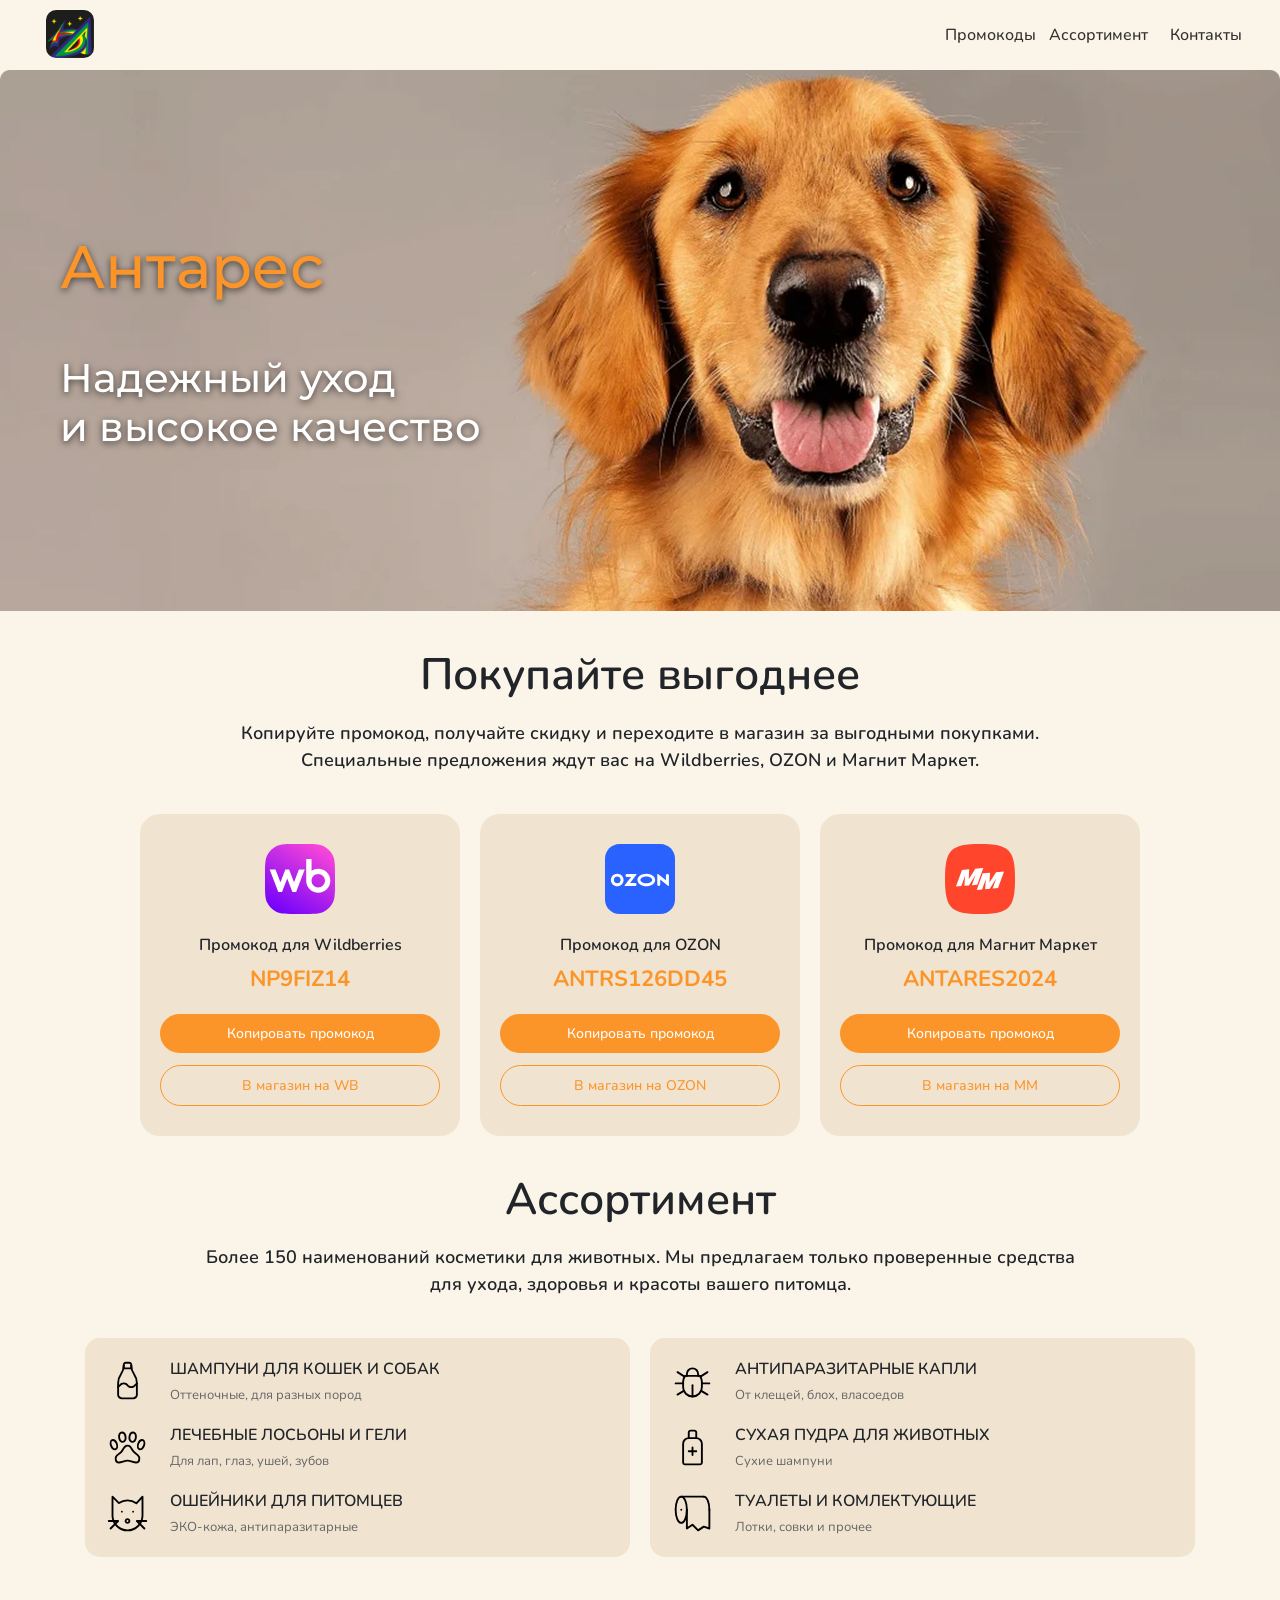
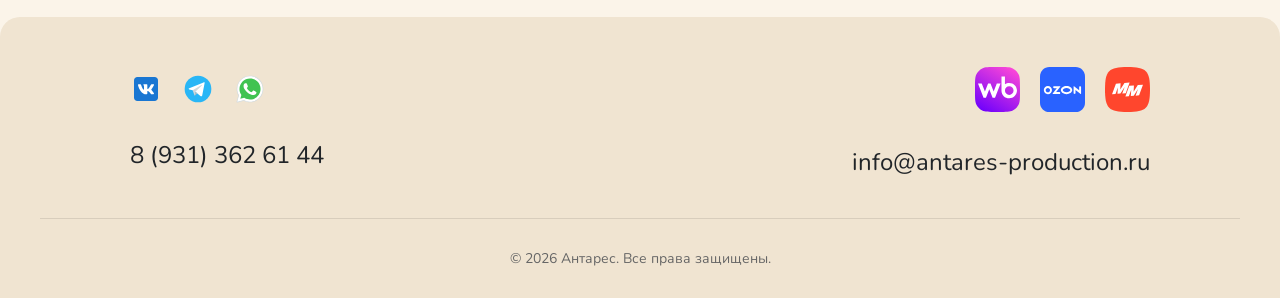
<file: index.html>
<!DOCTYPE html>
<html lang="en">

<head>
    <meta charset="UTF-8">
    <meta name="viewport" content="width=device-width, initial-scale=1.0">
    <title>Antares</title>
    <link rel="stylesheet" href="css/style.css">
</head>

<body>
    <header class="header">
        <div class="header-container">
            <div class="logo">
                <a href="https://antares-production.ru/">
                    <img src="images/logo.png" alt="Логотип">
                </a>
            </div>

            <input type="checkbox" id="burger-toggle" class="burger-toggle">
            <label for="burger-toggle" class="burger-icon">
                <span></span>
                <span></span>
                <span></span>
            </label>

            <nav class="nav">
                <a href="#promo" class="nav-link">Промокоды</a>
                <a href="#assortment" class="nav-link">Ассортимент</a>
                <a href="#contacts" class="nav-link">Контакты</a>
            </nav>
        </div>
    </header>

    <main class="main">
        <section id="hero-section" class="hero">
            <div class="hero-background">
                <img src="images/dog 1.png" alt="Фон">
            </div>
            <div class="hero-content">
                <h1 class="hero-title">Антарес</h1>
                <p class="hero-subtitle">Надежный уход<br>и высокое качество</p>
            </div>
        </section>

        <section id="promo" class="promotional-codes">
            <div class="promotional-codes-title-container">
                <h2 class="promotional-codes-title">Покупайте выгоднее</h2>
                <p class="promotional-codes-discription">
                    Копируйте промокод, получайте скидку и переходите в магазин за выгодными покупками. Специальные
                    предложения ждут вас на Wildberries, OZON и Магнит Маркет.
                </p>
            </div>
            <div class="promotional-codes-grid">
                <div class="promotional-codes-item">
                    <img src="images/wblogo.svg" alt="Wildberries" class="promo-logo">
                    <div class="promotional-codes-name">Промокод для Wildberries</div>
                    <div class="promotional-codes-text">NP9FIZ14</div>
                    <button class="copy-btn">Копировать промокод</button>
                    <a href="https://www.wildberries.ru/seller/4388616" class="shop-btn">В магазин на WB</a>
                </div>

                <div class="promotional-codes-item">
                    <img src="images/Group 2.svg" alt="OZON" class="promo-logo">
                    <div class="promotional-codes-name">Промокод для OZON</div>
                    <div class="promotional-codes-text">ANTRS126DD45</div>
                    <button class="copy-btn">Копировать промокод</button>
                    <a href="https://www.ozon.ru/seller/antares-2544734/products/?miniapp=seller_2544734&__rr=1"
                        class="shop-btn">В магазин на OZON</a>
                </div>

                <div class="promotional-codes-item">
                    <img src="images/mmlogo 1.svg" alt="Магнит Маркет" class="promo-logo">
                    <div class="promotional-codes-name">Промокод для Магнит Маркет</div>
                    <div class="promotional-codes-text">ANTARES2024</div>
                    <button class="copy-btn">Копировать промокод</button>
                    <a href="https://mm.ru/zooantares" class="shop-btn">В магазин на ММ</a>
                </div>
            </div>
        </section>

        <section id="assortment" class="assortment">
            <div class="assortment-container">
                <h2 class="assortment-title">Ассортимент</h2>
                <p class="assortment-discription">
                    Более 150 наименований косметики для животных. Мы предлагаем только проверенные средства для ухода,
                    здоровья и красоты вашего питомца.
                </p>
                <div class="assortment-content">
                    <div class="assortment-left">
                        <div class="assortment-items">
                            <img src="images/bottle.svg" alt="Shampoo" class="assortment-icon">
                            <div class="assortment-text">
                                <h3 class="assortment-grid-title">ШАМПУНИ ДЛЯ КОШЕК И СОБАК</h3>
                                <p class="assortment-grid-description">Оттеночные, для разных пород</p>
                            </div>
                        </div>
                        <div class="assortment-items">
                            <img src="images/paw.svg" alt="Paw" class="assortment-icon">
                            <div class="assortment-text">
                                <h3 class="assortment-grid-title">ЛЕЧЕБНЫЕ ЛОСЬОНЫ И ГЕЛИ</h3>
                                <p class="assortment-grid-description">Для лап, глаз, ушей, зубов</p>
                            </div>
                        </div>
                        <div class="assortment-items">
                            <img src="images/cat.svg" alt="Cat" class="assortment-icon">
                            <div class="assortment-text">
                                <h3 class="assortment-grid-title">ОШЕЙНИКИ ДЛЯ ПИТОМЦЕВ</h3>
                                <p class="assortment-grid-description">ЭКО-кожа, антипаразитарные</p>
                            </div>
                        </div>
                    </div>
                    <div class="assortment-right">
                        <div class="assortment-items">
                            <img src="images/bug.svg" alt="Bug" class="assortment-icon">
                            <div class="assortment-text">
                                <h3 class="assortment-grid-title">АНТИПАРАЗИТАРНЫЕ КАПЛИ</h3>
                                <p class="assortment-grid-description">От клещей, блох, власоедов</p>
                            </div>
                        </div>
                        <div class="assortment-items">
                            <img src="images/bottle_2.svg" alt="Bottle" class="assortment-icon">
                            <div class="assortment-text">
                                <h3 class="assortment-grid-title">СУХАЯ ПУДРА ДЛЯ ЖИВОТНЫХ</h3>
                                <p class="assortment-grid-description">Сухие шампуни</p>
                            </div>
                        </div>
                        <div class="assortment-items">
                            <img src="images/paper.svg" alt="Bottle" class="assortment-icon">
                            <div class="assortment-text">
                                <h3 class="assortment-grid-title"> ТУАЛЕТЫ И КОМЛЕКТУЮЩИЕ</h3>
                                <p class="assortment-grid-description">Лотки, совки и прочее</p>
                            </div>
                        </div>
                    </div>
                </div>
            </div>
        </section>
        <footer id="contacts" class="footer">
            <div class="footer-container">
                <div class="footer-grid">
                    <!-- Левая колонка: соцсети + контакты -->
                    <div class="footer-col">
                        <div class="footer-social">
                            <a href="https://vk.com/antares_production" class="footer-social-link">
                                <img src="images/icons8-vk-logo.svg" alt="VK">
                            </a>
                            <a href="https://t.me/antares_production" class="footer-social-link">
                                <img src="images/icons8-telegram-logo.svg" alt="Telegram">
                            </a>
                            <a href="https://api.whatsapp.com/message/YA4XLIEKCDFIB1?autoload=1&app_absent=0"
                                class="footer-social-link">
                                <img src="images/icons8-whatsapp.svg" alt="WhatsApp">
                            </a>
                        </div>
                        <div class="footer-contacts">
                            <a href="tel:+79313626144" class="footer-phone">8 (931) 362 61 44</a>
                        </div>
                    </div>

                    <!-- Правая колонка: маркетплейсы + сотрудничество -->
                    <div class="footer-col">
                        <div class="footer-marketplaces">
                            <a href="https://www.wildberries.ru/seller/4388616" target="_blank"
                                rel="noopener noreferrer">
                                <img src="images/wblogo.svg" alt="Wildberries" class="marketplace-icon">
                            </a>
                            <a href="https://www.ozon.ru/seller/antares-2544734/products/?miniapp=seller_2544734&__rr=1"
                                target="_blank" rel="noopener noreferrer">
                                <img src="images/Group 2.svg" alt="OZON" class="marketplace-icon">
                            </a>
                            <a href="https://mm.ru/zooantares" target="_blank" rel="noopener noreferrer">
                                <img src="images/mmlogo 1.svg" alt="Яндекс Маркет" class="marketplace-icon">
                            </a>
                        </div>
                        <div class="footer-cooperation">
                            <a href="mailto:info@antares-production.ru"
                                class="footer-email">info@antares-production.ru</a>
                        </div>
                    </div>
                </div>
                <div class="footer-copyright">
                    <p>© 2026 Антарес. Все права защищены.</p>
                </div>
            </div>
        </footer>
    </main>

    <script src="js/copy.js"></script>
</body>

</html>
</file>
<file: css/style.css>
@import url('https://fonts.googleapis.com/css2?family=Montserrat:ital,wght@0,100..900;1,100..900&family=Noto+Sans+Meroitic&family=Nunito:ital,wght@0,200..1000;1,200..1000&family=Work+Sans:ital,wght@0,100..900;1,100..900&display=swap');
@import url('https://fonts.googleapis.com/css2?family=Montserrat:ital,wght@0,100..900;1,100..900&family=Noto+Sans+Meroitic&family=Work+Sans:ital,wght@0,100..900;1,100..900&display=swap');

html {
    scroll-behavior: smooth;
}

* {
    margin: 0;
    padding: 0;
    box-sizing: border-box;
}

/* ===== СТИЛИ ДЛЯ ШАПКИ СТРАНИЦЫ ===== */
.header {
    position: sticky;
    top: 0;
    z-index: 100;
    background: #fbf4e9;
    padding: 0 301px;
    height: 79px;
    display: flex;
    align-items: center;
}

.header-container {
    width: 100%;
    display: flex;
    align-items: center;
}

.logo {
    width: 60px;
    height: 60px;
    display: flex;
    align-items: center;
    justify-content: center;
    line-height: 1;
    margin-right: auto;
}

.logo img {
    width: 60px;
    height: 60px;
    object-fit: contain;
    border-radius: 10px;
}

.nav {
    display: flex;
    gap: 105.75px;
    align-items: center;
}

.nav-link {
    font-family: 'Nunito', sans-serif;
    font-weight: 500;
    font-size: 18px;
    line-height: 1.3;
    letter-spacing: 0%;
    color: #000000CC;
    text-decoration: none;
    display: flex;
    align-items: center;
    justify-content: center;
    width: 68px;
    height: 23px;
}

.nav-link:hover {
    color: #FC9529;
}

.burger-toggle {
    display: none;
}

.burger-icon {
    display: none;
    flex-direction: column;
    justify-content: space-between;
    width: 30px;
    height: 25px;
    cursor: pointer;
    z-index: 101;
}

.burger-icon span {
    display: block;
    width: 100%;
    height: 3px;
    background-color: #000000CC;
    border-radius: 3px;
    transition: all 0.3s ease;
}

/* ===== ОСНОВНОЕ ТЕЛО СТРАНИЦЫ ===== */
.main {
    max-width: 1920px;
    margin: 0 auto;
    width: 100%;
    overflow-x: hidden;
    background-color: #fbf4e9;
}

/* ===== HERO-БЛОК ===== */
.hero {
    position: relative;
    width: 100%;
    aspect-ratio: 1920 / 811.97;
    display: flex;
    align-items: center;
    justify-content: center;
    overflow: hidden;
}

.hero-background {
    position: absolute;
    top: 0;
    left: 0;
    width: 100%;
    height: 100%;
    z-index: 1;
}

.hero-background img {
    width: 100%;
    height: 100%;
    display: block;
    object-fit: cover;
    object-position: center top;
}

.hero-content {
    position: relative;
    z-index: 2;
    text-align: left;
    color: #FFFFFF;
    padding: 20px;
    max-width: 800px;
    margin-left: 130px;
    margin-right: auto;
}

.hero-title {
    font-family: 'Montserrat', sans-serif;
    font-weight: 500;
    font-size: 90px;
    color: #FC9529;
    text-shadow: 0px 2px 7px rgba(0, 0, 0, 0.64);
    margin-bottom: 80px;
}

.hero-subtitle {
    font-family: 'Montserrat', sans-serif;
    font-size: 60px;
    font-weight: 500;
    color: #FFFFFF;
    text-shadow: 0px 2px 7px rgba(0, 0, 0, 0.64);
    white-space: nowrap;
}

/* ===== СЕКЦИЯ ПРОМОКОДЫ ===== */
.promotional-codes {
    padding: 40px 0;
    background: #fbf4e9;
}

.promotional-codes-title-container {
    max-width: 1320px;
    margin: 0 auto;
    padding: 0 20px;
    display: flex;
    flex-direction: column;
    align-items: center;
    margin-bottom: 40px;
}

.promotional-codes-title {
    font-family: 'Nunito', sans-serif;
    font-weight: 600;
    font-size: 54px;
    line-height: 1.1;
    text-align: center;
    color: #212529;
    margin-bottom: 20px;
}

.promotional-codes-discription {
    font-family: 'Nunito', sans-serif;
    font-weight: 600;
    font-size: 18px;
    line-height: 1.5;
    text-align: center;
    color: #212529;
    max-width: 900px;
    margin: 0 auto 0px;
}

.promotional-codes-grid {
    display: flex;
    justify-content: center;
    gap: 30px;
    flex-wrap: wrap;
    max-width: 1320px;
    margin: 0 auto;
    padding: 0 20px;
}

.promotional-codes-item {
    background-color: #F0E4D1;
    border-radius: 20px;
    padding: 40px 30px;
    display: flex;
    flex-direction: column;
    align-items: center;
    text-align: center;
    width: 350px;
}

.promo-logo {
    width: 80px;
    margin-bottom: 20px;
}

.promotional-codes-name {
    font-family: 'Nunito', sans-serif;
    font-weight: 600;
    font-size: 16px;
    color: #212529;
    margin-bottom: 8px;
}

.promotional-codes-text {
    font-family: 'Nunito', sans-serif;
    font-weight: 700;
    font-size: 24px;
    color: #FC9529;
    margin-bottom: 20px;
}

.copy-btn {
    font-family: 'Nunito', sans-serif;
    font-weight: 500;
    font-size: 14px;
    color: #FFFFFF;
    background-color: #FC9529;
    border: none;
    border-radius: 30px;
    padding: 10px 20px;
    cursor: pointer;
    transition: all 0.3s ease;
    width: 100%;
    margin-bottom: 12px;
}

.copy-btn:hover {
    background-color: #e07f15;
}

.shop-btn {
    font-family: 'Nunito', sans-serif;
    font-weight: 500;
    font-size: 14px;
    color: #FC9529;
    background-color: transparent;
    border: 1px solid #FC9529;
    border-radius: 30px;
    padding: 10px 20px;
    cursor: pointer;
    transition: all 0.3s ease;
    text-decoration: none;
    display: block;
    width: 100%;
}

.shop-btn:hover {
    background-color: #FC9529;
    color: #FFFFFF;
}

.copy-btn.copied {
    background-color: #28a745;
}

/* ===== СЕКЦИЯ АССОРТИМЕНТ ===== */
.assortment {
    padding: 0 0;
    background: #fbf4e9;
}

.assortment-container {
    max-width: 1320px;
    margin: 0 auto;
    padding: 0 20px;
    display: flex;
    flex-direction: column;
    align-items: center;
    margin-bottom: 40px;
}

.assortment-title {
    font-family: 'Nunito', sans-serif;
    font-weight: 600;
    font-size: 54px;
    line-height: 1.1;
    text-align: center;
    color: #212529;
    margin-bottom: 20px;
}

.assortment-discription {
    font-family: 'Nunito', sans-serif;
    font-weight: 600;
    font-size: 18px;
    line-height: 1.5;
    text-align: center;
    color: #212529;
    max-width: 900px;
    margin: 0 0 40px;
}

.assortment-content {
    display: flex;
    flex-direction: row;
    align-items: stretch;
    gap: 30px;
    width: 100%;
    max-width: 1150px;
    margin: 0 auto;
    padding: 0 20px;
}

.assortment-left,
.assortment-right {
    flex: 1;
    width: 50%;
    max-width: 50%;
    min-width: 0;
    display: flex;
    flex-direction: column;
    gap: 25px;
    background-color: #F0E4D1;
    padding: 30px 25px;
    border-radius: 15px;
    box-sizing: border-box;
}

.assortment-items {
    display: flex;
    flex-direction: row;
    align-items: center;
    gap: 20px;
    width: 100%;
}

.assortment-icon {
    width: 50px;
    height: 50px;
    flex-shrink: 0;
}

.assortment-text {
    flex: 1;
    text-align: left;
    display: flex;
    flex-direction: column;
    min-width: 0;
    word-break: break-word;
}

.assortment-grid-title {
    font-family: 'Nunito', sans-serif;
    font-weight: 600;
    font-size: 18px;
    color: #212529;
    margin-bottom: 6px;
    word-wrap: break-word;
}

.assortment-grid-description {
    font-family: 'Nunito', sans-serif;
    font-size: 14px;
    color: #666;
    line-height: 1.4;
}

/* ===== ФУТЕР ===== */
.footer {
    background-color: #F0E4D1;
    padding: 50px 0 30px;
    margin-top: 60px;
    border-radius: 20px 20px 0 0;
}

.footer-container {
    max-width: 1320px;
    margin: 0 auto;
    padding: 0 20px;
}

.footer-grid {
    display: flex;
    justify-content: space-between;
    align-items: flex-start;
    gap: 40px;
    margin-bottom: 40px;
    padding: 0 90px;
    align-items: center;
}

.footer-col {
    flex: 1;
}

/* Левая колонка - прижата к левому краю */
.footer-col:first-child {
    text-align: left;
    display: flex;
    flex-direction: column;
    align-items: flex-start;
}

/* Правая колонка - прижата к правому краю */
.footer-col:last-child {
    text-align: right;
    display: flex;
    flex-direction: column;
    align-items: flex-end;
}

.footer-social {
    display: flex;
    gap: 20px;
    margin-bottom: 30px;
}

.footer-col:first-child .footer-social {
    justify-content: flex-start;
}

.footer-col:last-child .footer-social {
    justify-content: flex-end;
}

.footer-social-link img {
    width: 40px;
    height: 40px;
    transition: opacity 0.3s ease;
}

.footer-social-link:hover img {
    opacity: 0.7;
}

.footer-contacts {
    display: flex;
    flex-direction: column;
    gap: 12px;
}

.footer-phone {
    font-family: 'Nunito', sans-serif;
    font-size: 24px;
    color: #212529;
    text-decoration: none;
    transition: color 0.3s ease;
}

.footer-email {
    font-family: 'Nunito', sans-serif;
    font-size: 24px;
    color: #212529;
    text-decoration: none;
    transition: color 0.3s ease;
}

.footer-phone:hover,
.footer-email:hover {
    color: #FC9529;
}

/* Правая колонка */
.footer-marketplaces {
    display: flex;
    gap: 20px;
    margin-bottom: 30px;
}

.footer-col:last-child .footer-marketplaces {
    justify-content: flex-end;
}

.marketplace-icon {
    width: 40px;
    height: 40px;
    object-fit: contain;
}

.footer-cooperation-link {
    font-family: 'Nunito', sans-serif;
    font-size: 16px;
    color: #212529;
    text-decoration: none;
    transition: color 0.3s ease;
}

.footer-cooperation-link:hover {
    color: #FC9529;
}

.footer-copyright {
    text-align: center;
    padding-top: 30px;
    border-top: 1px solid rgba(0, 0, 0, 0.1);
}

.footer-copyright p {
    font-family: 'Nunito', sans-serif;
    font-size: 14px;
    color: #666;
}

/* ===== ЕДИНЫЕ МЕДИА-ЗАПРОСЫ ДЛЯ ВСЕХ БЛОКОВ ===== */

/* ПЛАНШЕТЫ (до 1280px) */
@media (max-width: 1280px) {

    /* Шапка */
    .header {
        padding: 0 40px;
        height: 70px;
    }

    .logo img {
        width: 48px;
        height: 48px;
    }

    .nav {
        gap: 40px;
    }

    .nav-link {
        font-size: 16px;
    }

    /* Hero */
    .hero-content {
        margin-left: 40px;
    }

    .hero-title {
        font-size: 60px;
        margin-bottom: 50px;
    }

    .hero-subtitle {
        font-size: 40px;
    }

    /* Заголовки секций */
    .promotional-codes-title,
    .assortment-title {
        font-size: 44px;
    }

    /* Промокоды */
    .promotional-codes-grid {
        gap: 20px;
    }

    .promotional-codes-item {
        width: 320px;
        padding: 30px 20px;
    }

    .promo-logo {
        width: 70px;
    }

    .promotional-codes-text {
        font-size: 22px;
    }

    /* Ассортимент */
    .assortment-content {
        gap: 20px;
    }

    .assortment-left,
    .assortment-right {
        padding: 20px;
        gap: 20px;
    }

    .assortment-grid-title {
        font-size: 16px;
    }

    .assortment-grid-description {
        font-size: 13px;
    }

    .assortment-icon {
        width: 45px;
        height: 45px;
    }

    /* Футер */
    .footer-container {
        padding: 0 40px;
    }

    .footer-social-link img {
        width: 32px;
        height: 32px;
    }

    .marketplace-icon {
        width: 45px;
        height: 45px;
    }
}

/* ТЕЛЕФОНЫ (до 768px) */
@media (max-width: 768px) {

    /* Шапка */
    .header {
        padding: 0 16px;
        height: 60px;
    }

    .logo img {
        width: 36px;
        height: 36px;
    }

    .burger-icon {
        display: flex;
    }

    .nav {
        position: fixed;
        top: 60px;
        left: -100%;
        width: 100%;
        height: calc(100vh - 60px);
        background: #F0E4D1;
        flex-direction: column;
        justify-content: flex-start;
        gap: 30px;
        padding: 40px 20px;
        transition: left 0.3s ease;
        z-index: 99;
    }

    .nav-link {
        font-size: 20px;
    }

    .burger-toggle:checked~.nav {
        left: 0;
    }

    .burger-toggle:checked~.burger-icon span:nth-child(1) {
        transform: rotate(45deg) translate(6px, 8px);
    }

    .burger-toggle:checked~.burger-icon span:nth-child(2) {
        opacity: 0;
    }

    .burger-toggle:checked~.burger-icon span:nth-child(3) {
        transform: rotate(-45deg) translate(6px, -8px);
    }

    /* Hero */
    .hero-content {
        margin-left: 20px;
        margin-right: auto;
        text-align: left;
    }

    .hero-title {
        font-size: 36px;
        margin-bottom: 40px;
        text-align: left;
    }

    .hero-subtitle {
        font-size: 24px;
        white-space: normal;
        text-align: left;
    }

    /* Заголовки секций */
    .promotional-codes-title,
    .assortment-title {
        font-size: 34px;
        margin-bottom: 15px;
    }

    .promotional-codes-discription,
    .assortment-discription {
        font-size: 16px;
    }

    /* Промокоды */
    .promotional-codes-grid {
        padding: 0 20px;
        gap: 16px;
    }

    .promotional-codes-item {
        width: 100%;
        max-width: 100%;
        padding: 25px 20px;
    }

    .promo-logo {
        width: 55px;
    }

    .promotional-codes-text {
        font-size: 20px;
    }

    .copy-btn .shop-btn {
        font-size: 13px;
        padding: 8px 16px;
    }

    /* Ассортимент */
    .assortment-content {
        flex-direction: column;
        gap: 20px;
        padding: 0 16px;
    }

    .assortment-left,
    .assortment-right {
        width: 100%;
        max-width: 100%;
        padding: 20px 15px;
        gap: 15px;
    }

    .assortment-items {
        gap: 12px;
    }

    .assortment-icon {
        width: 40px;
        height: 40px;
    }

    .assortment-grid-title {
        font-size: 15px;
        margin-bottom: 4px;
    }

    .assortment-grid-description {
        font-size: 12px;
    }

    /* Футер */
    .footer-grid {
        flex-direction: column;
        gap: 30px;
    }

    .footer-col:first-child,
    .footer-col:last-child {
        text-align: center;
        align-items: center;
        padding-left: 0;
        padding-right: 0;
    }

    .footer-social {
        justify-content: center;
    }

    .footer-social-link img {
        width: 36px;
        height: 36px;
    }

    .footer-marketplaces {
        justify-content: center;
    }

    .marketplace-icon {
        width: 45px;
        height: 45px;
    }

    .footer-contacts {
        align-items: center;
    }
}

/* МАЛЕНЬКИЕ ТЕЛЕФОНЫ (до 490px) */
@media (max-width: 490px) {

    /* Шапка */
    .header {
        padding: 0 12px;
        height: 50px;
    }

    .logo img {
        width: 30px;
        height: 30px;
    }

    .nav {
        top: 50px;
        height: calc(100vh - 50px);
    }

    .nav-link {
        font-size: 18px;
    }

    /* Hero */
    .hero-content {
        margin-left: 12px;
        margin-right: auto;
        text-align: left;
    }

    .hero-title {
        font-size: 28px;
        margin-bottom: 30px;
        text-align: left;
    }

    .hero-subtitle {
        font-size: 18px;
        text-align: left;
    }

    /* Заголовки секций */
    .promotional-codes-title,
    .assortment-title {
        font-size: 30px;
        margin-bottom: 10px;
    }

    .promotional-codes-discription,
    .assortment-discription {
        font-size: 15px;
    }

    /* Промокоды */

    .promotional-codes-item {
        padding: 20px 15px;
    }

    .promo-logo {
        width: 50px;
    }

    .promotional-codes-text {
        font-size: 18px;
    }

    .copy-btn, .shop-btn {
        font-size: 14px;
        padding: 6px 12px;
        font-weight: bold;
    }

    /* Ассортимент */
    .assortment-content {
        padding: 0 0;
    }

    .assortment-left,
    .assortment-right {
        padding: 15px 12px;
        gap: 12px;
    }

    .assortment-items {
        gap: 10px;
    }

    .assortment-icon {
        width: 35px;
        height: 35px;
    }

    .assortment-grid-title {
        font-size: 13px;
    }

    .assortment-grid-description {
        font-size: 11px;
    }

    /* Футер */
    .footer-social-link img {
        width: 32px;
        height: 32px;
    }

    .marketplace-icon {
        width: 32px;
        height: 32px;
    }

    .footer-phone,
    .footer-email {
        font-size: 15px;
    }

    .footer-cooperation-link {
        font-size: 14px;
    }
}
</file>
